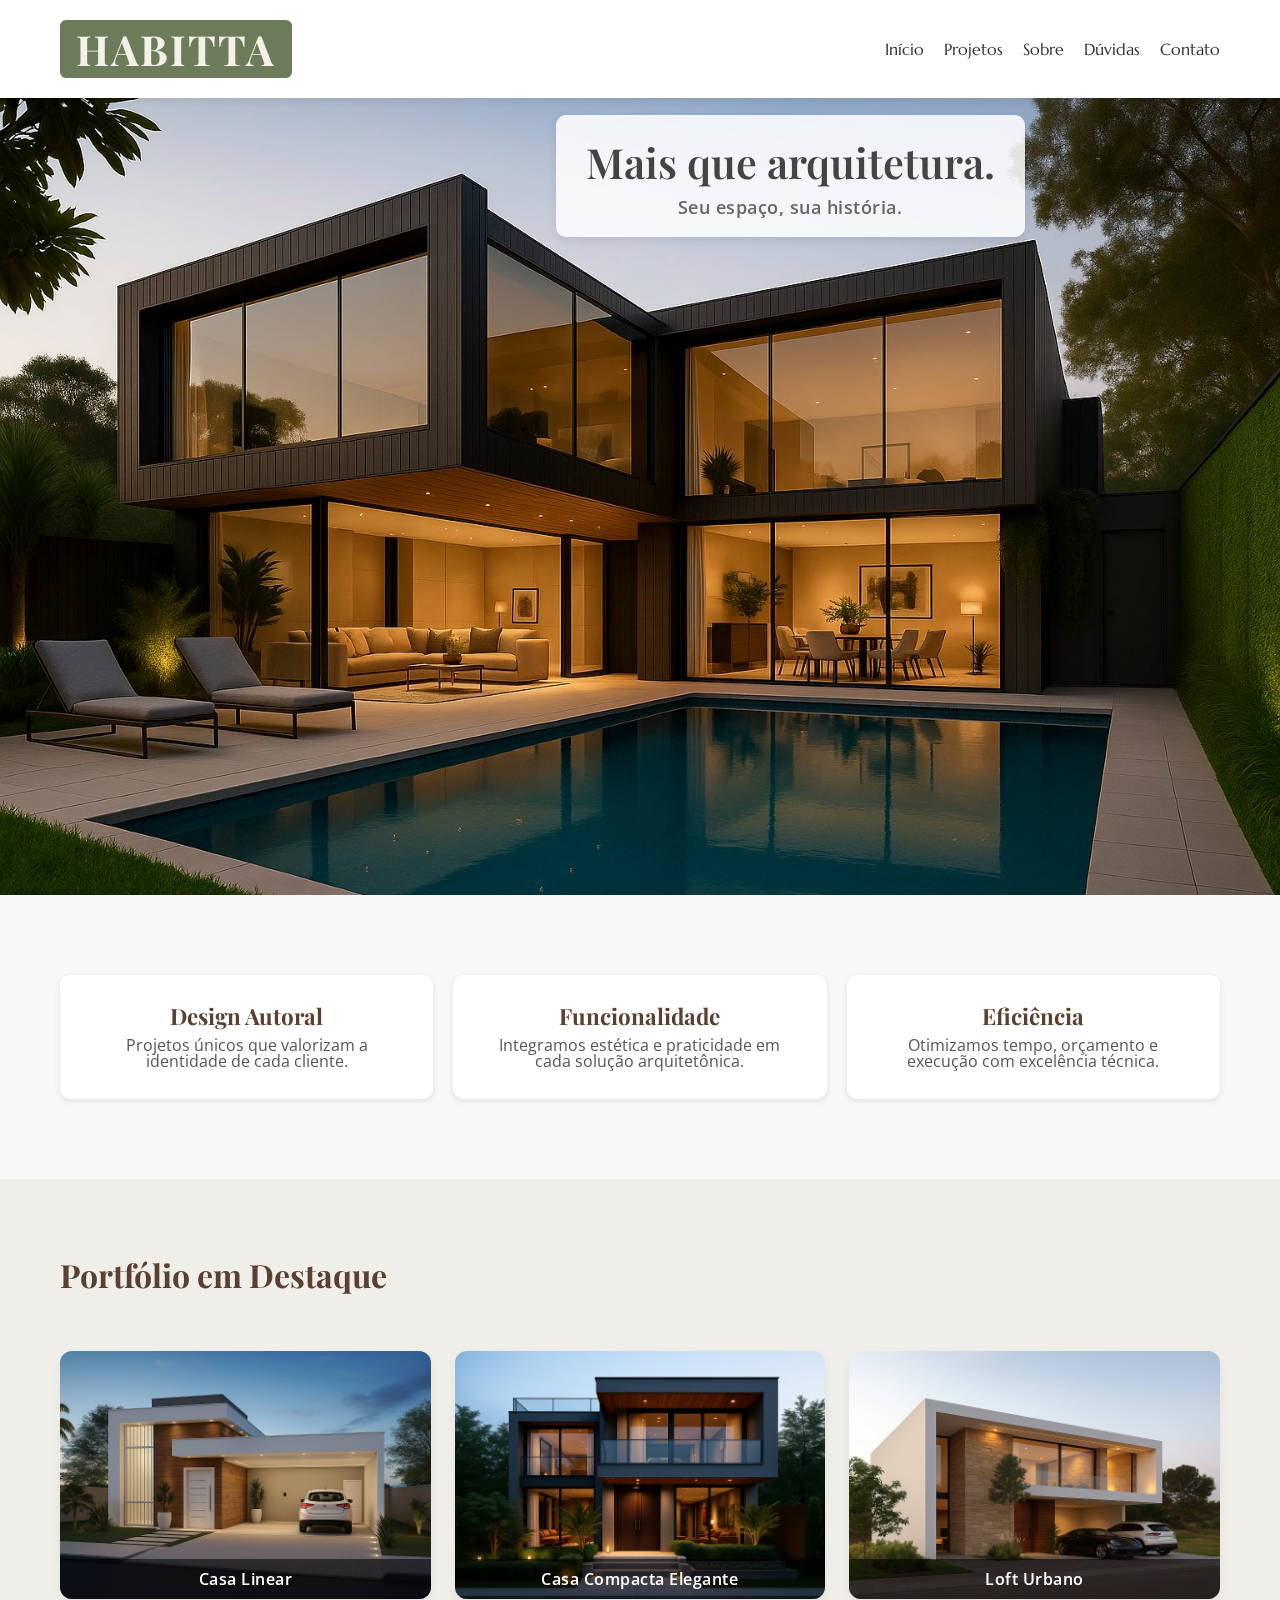
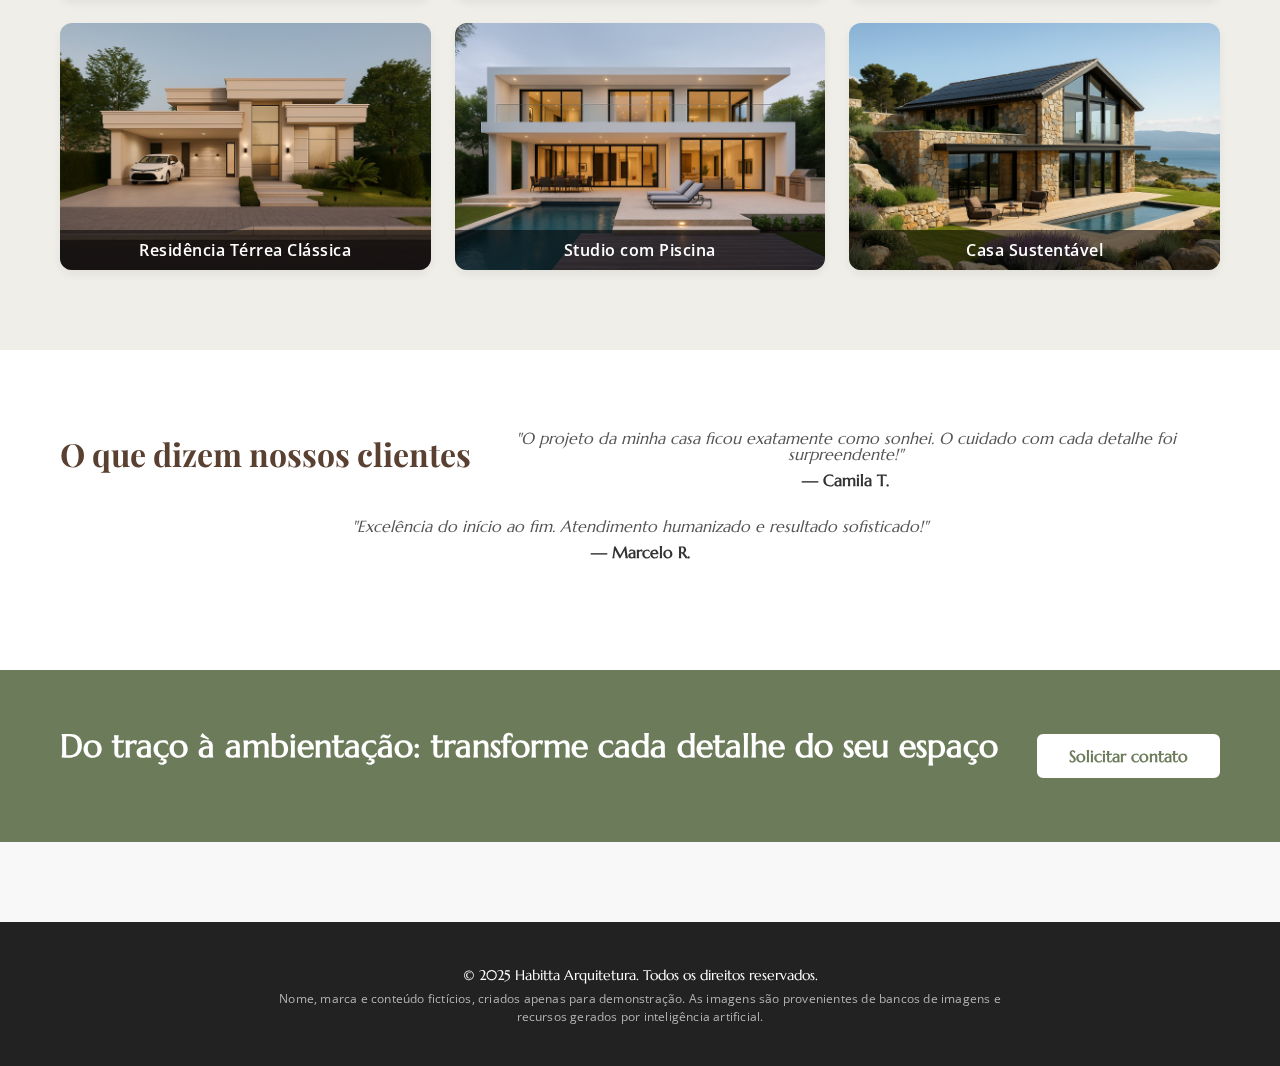
<file: index.html>
<!DOCTYPE html><html lang="pt-BR"><head><meta charset="UTF-8"><meta name="viewport" content="width=device-width,initial-scale=1.0"><title>Habitta Arquitetura</title><meta name="description" content="Habitta Arquitetura - Projetos autorais, funcionais e eficientes para transformar seu espaço com estética e técnica."><meta name="keywords" content="Habitta Arquitetura, projetos de arquitetura, design autoral, arquitetura residencial, arquitetura comercial"><meta name="author" content="Habitta Arquitetura"><meta property="og:title" content="Habitta Arquitetura"><meta property="og:description" content="Projetos autorais, funcionais e eficientes para transformar seu espaço com estética e técnica."><meta property="og:image" content="https://seudominio.com/imagem/banner-home.jpg"><meta property="og:url" content="https://seudominio.com/home.html"><meta property="og:type" content="website"><meta name="twitter:card" content="summary_large_image"><meta name="twitter:title" content="Habitta Arquitetura"><meta name="twitter:description" content="Projetos autorais, funcionais e eficientes para transformar seu espaço com estética e técnica."><meta name="twitter:image" content="https://seudominio.com/imagem/banner-home.jpg"><link rel="icon" type="image/x-icon" href="imagem/favicon.ico"><link rel="stylesheet" href="css/style.css"></head><body><header><div class="container"><h1 class="logo">HABITTA</h1><div class="menu-toggle" id="menu-toggle"><span></span><span></span><span></span></div><nav class="menu"><a href="index.html">Início</a><a href="projetos.html">Projetos</a><a href="sobre.html">Sobre</a><a href="duvidas.html">Dúvidas</a><a href="contato.html">Contato</a></nav></div></header><section class="hero"><div class="overlay"><div class="hero-texto"><h1>Mais que arquitetura.</h1><p>Seu espaço, sua história.</p></div></div></section><section class="diferenciais container"><div class="card"><h3>Design Autoral</h3><p>Projetos únicos que valorizam a identidade de cada cliente.</p></div><div class="card"><h3>Funcionalidade</h3><p>Integramos estética e praticidade em cada solução arquitetônica.</p></div><div class="card"><h3>Eficiência</h3><p>Otimizamos tempo, orçamento e execução com excelência técnica.</p></div></section><section class="galeria"><div class="container"><h2 class="secao-titulo">Portfólio em Destaque</h2><div class="grid-galeria"><div class="galeria-item"><img src="imagem/casa-linear.jpg" alt="Casa Linear"><div class="legenda">Casa Linear</div></div><div class="galeria-item"><img src="imagem/casa-compacta-elegante.jpg" alt="Casa Compacta Elegante"><div class="legenda">Casa Compacta Elegante</div></div><div class="galeria-item"><img src="imagem/loft-urbano.jpg" alt="Loft Urbano"><div class="legenda">Loft Urbano</div></div><div class="galeria-item"><img src="imagem/residencia-terrea-classica.jpg" alt="Residência Térrea Clássica"><div class="legenda">Residência Térrea Clássica</div></div><div class="galeria-item"><img src="imagem/studio-com-piscina.jpg" alt="Studio com Piscina"><div class="legenda">Studio com Piscina</div></div><div class="galeria-item"><img src="imagem/casa-sustentavel.jpg" alt="Casa Sustentável"><div class="legenda">Casa Sustentável</div></div></div></div></section><section class="depoimentos"><div class="container"><h2 class="secao-titulo">O que dizem nossos clientes</h2><div class="depoimento"><p>"O projeto da minha casa ficou exatamente como sonhei. O cuidado com cada detalhe foi surpreendente!"</p><span>— Camila T.</span></div><div class="depoimento"><p>"Excelência do início ao fim. Atendimento humanizado e resultado sofisticado!"</p><span>— Marcelo R.</span></div></div></section><section class="chamada-final"><div class="container"><h2>Do traço à ambientação: transforme cada detalhe do seu espaço</h2><a href="contato.html" class="botao">Solicitar contato</a></div></section><footer><p>&copy; 2025 Habitta Arquitetura. Todos os direitos reservados.</p><p class="footer-disclaimer">Nome, marca e conteúdo fictícios, criados apenas para demonstração. As imagens são provenientes de bancos de imagens e recursos gerados por inteligência artificial.</p></footer><script src="js/script.js"></script></body></html>
</file>
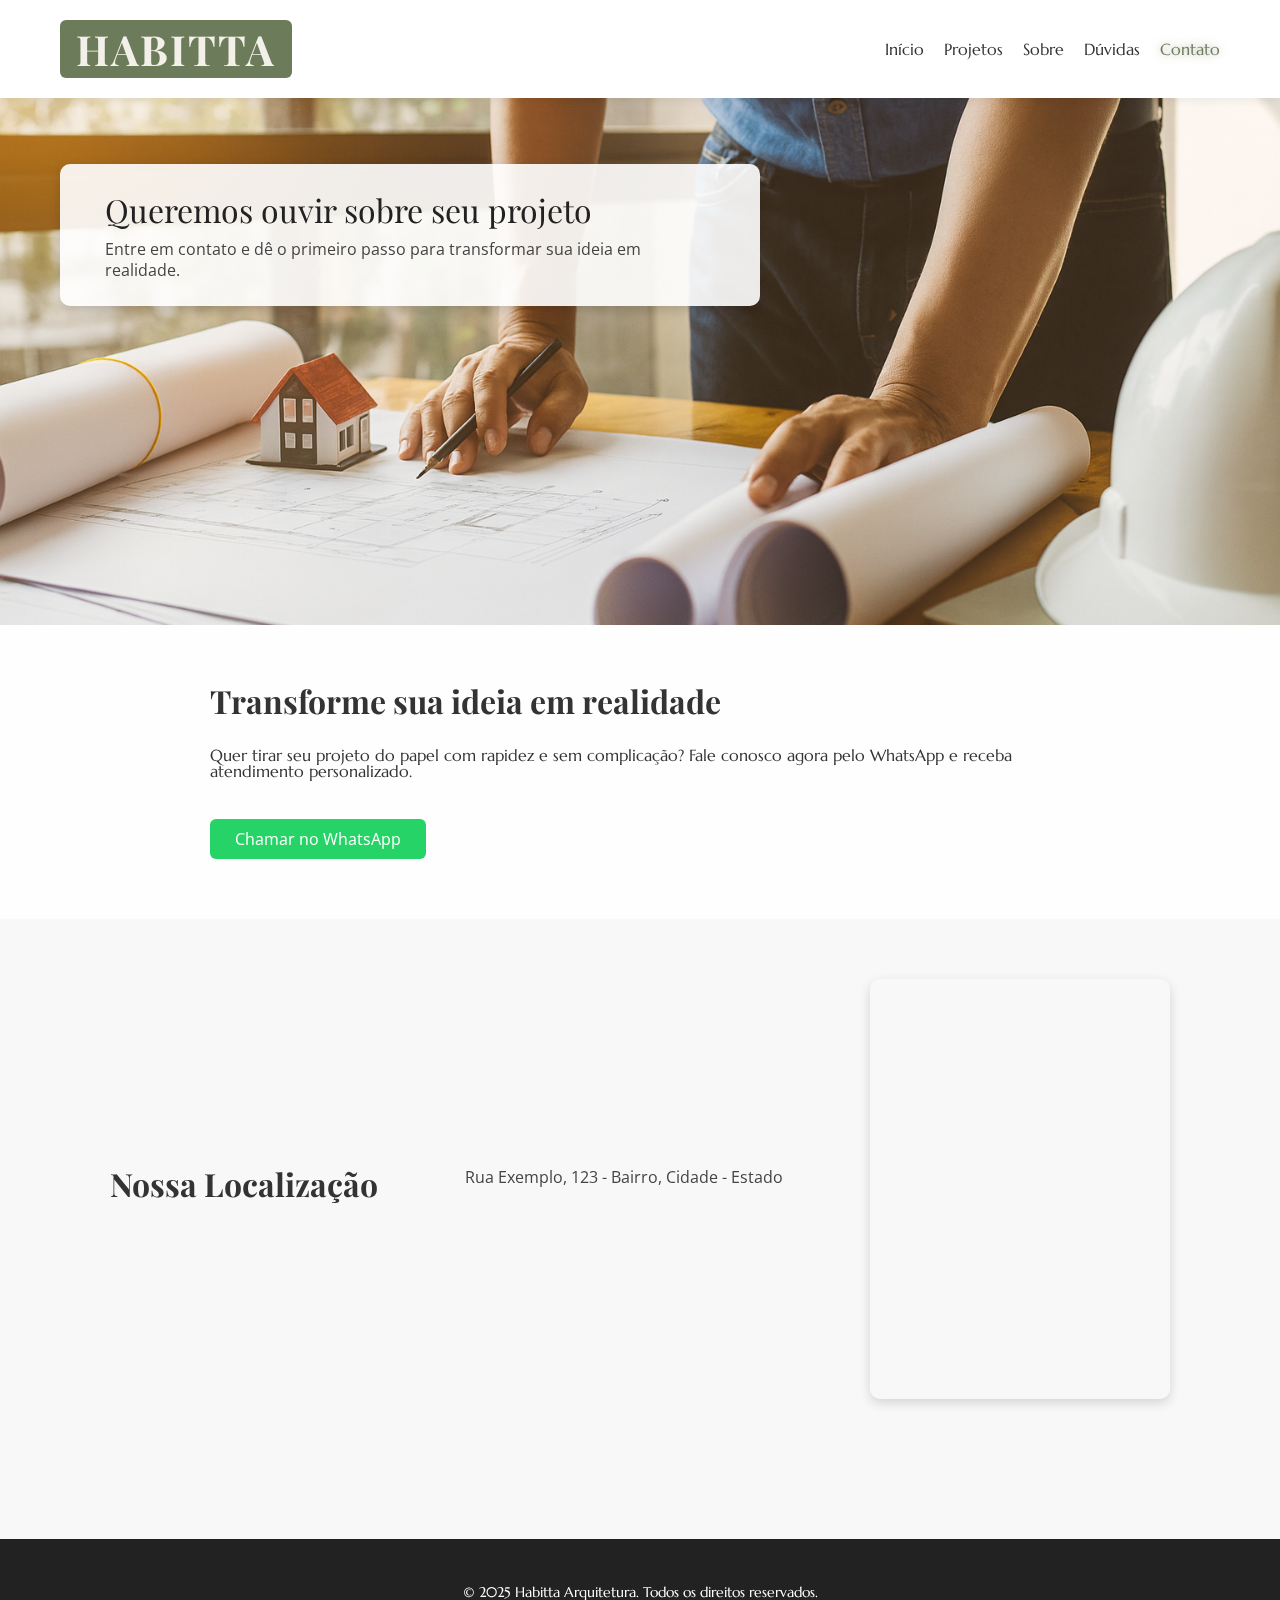
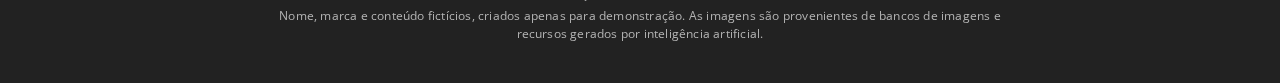
<file: contato.html>
<!DOCTYPE html><html lang="pt-BR"><head><meta charset="UTF-8"/><meta name="viewport" content="width=device-width,initial-scale=1.0"/><title>Contato | Habitta</title><meta name="description" content="Entre em contato com a Habitta Arquitetura e transforme sua ideia em realidade. Atendimento rápido e personalizado."><meta name="keywords" content="contato habitta, arquitetura, interiores, design, projeto personalizado"><meta name="author" content="Habitta Arquitetura"><meta property="og:title" content="Contato | Habitta Arquitetura"><meta property="og:description" content="Entre em contato com a Habitta Arquitetura e transforme sua ideia em realidade. Atendimento rápido e personalizado."><meta property="og:image" content="https://seudominio.com/imagem/banner-contato.jpg"><meta property="og:url" content="https://seudominio.com/contato.html"><meta property="og:type" content="website"><meta name="twitter:card" content="summary_large_image"><meta name="twitter:title" content="Contato | Habitta Arquitetura"><meta name="twitter:description" content="Entre em contato com a Habitta Arquitetura e transforme sua ideia em realidade. Atendimento rápido e personalizado."><meta name="twitter:image" content="https://seudominio.com/imagem/banner-contato.jpg"><link rel="icon" type="image/x-icon" href="imagem/favicon.ico"><link rel="stylesheet" href="css/style.css"/><link rel="stylesheet" href="css/contato.css"/></head><body><header><div class="container"><h1 class="logo">HABITTA</h1><nav class="menu"><a href="index.html">Início</a><a href="projetos.html">Projetos</a><a href="sobre.html">Sobre</a><a href="duvidas.html">Dúvidas</a><a href="contato.html" class="ativo">Contato</a></nav><div class="menu-toggle" id="menu-toggle"><span></span><span></span><span></span></div></div></header><section class="banner-contato"><div class="overlay"><h1>Queremos ouvir sobre seu projeto</h1><p>Entre em contato e dê o primeiro passo para transformar sua ideia em realidade.</p></div></section><section class="formulario"><div class="container"><h2 class="secao-titulo">Transforme sua ideia em realidade</h2><p>Quer tirar seu projeto do papel com rapidez e sem complicação? Fale conosco agora pelo WhatsApp e receba atendimento personalizado.</p><div class="contato-whatsapp"><a href="https://wa.me/5599999999999" target="_blank" rel="noopener" class="botao-whatsapp">Chamar no WhatsApp</a></div></div></section><section class="localizacao"><div class="container"><h2 class="secao-titulo">Nossa Localização</h2><p>Rua Exemplo, 123 - Bairro, Cidade - Estado</p><div class="mapa"><iframe src="https://www.google.com/maps/embed?pb=..." width="100%" height="350" style="border:0;" allowfullscreen="" loading="lazy" referrerpolicy="no-referrer-when-downgrade"></iframe></div></div></section><footer><p>&copy; 2025 Habitta Arquitetura. Todos os direitos reservados.</p><p class="footer-disclaimer">Nome, marca e conteúdo fictícios, criados apenas para demonstração. As imagens são provenientes de bancos de imagens e recursos gerados por inteligência artificial.</p></footer><script src="js/script.js"></script></body></html>
</file>
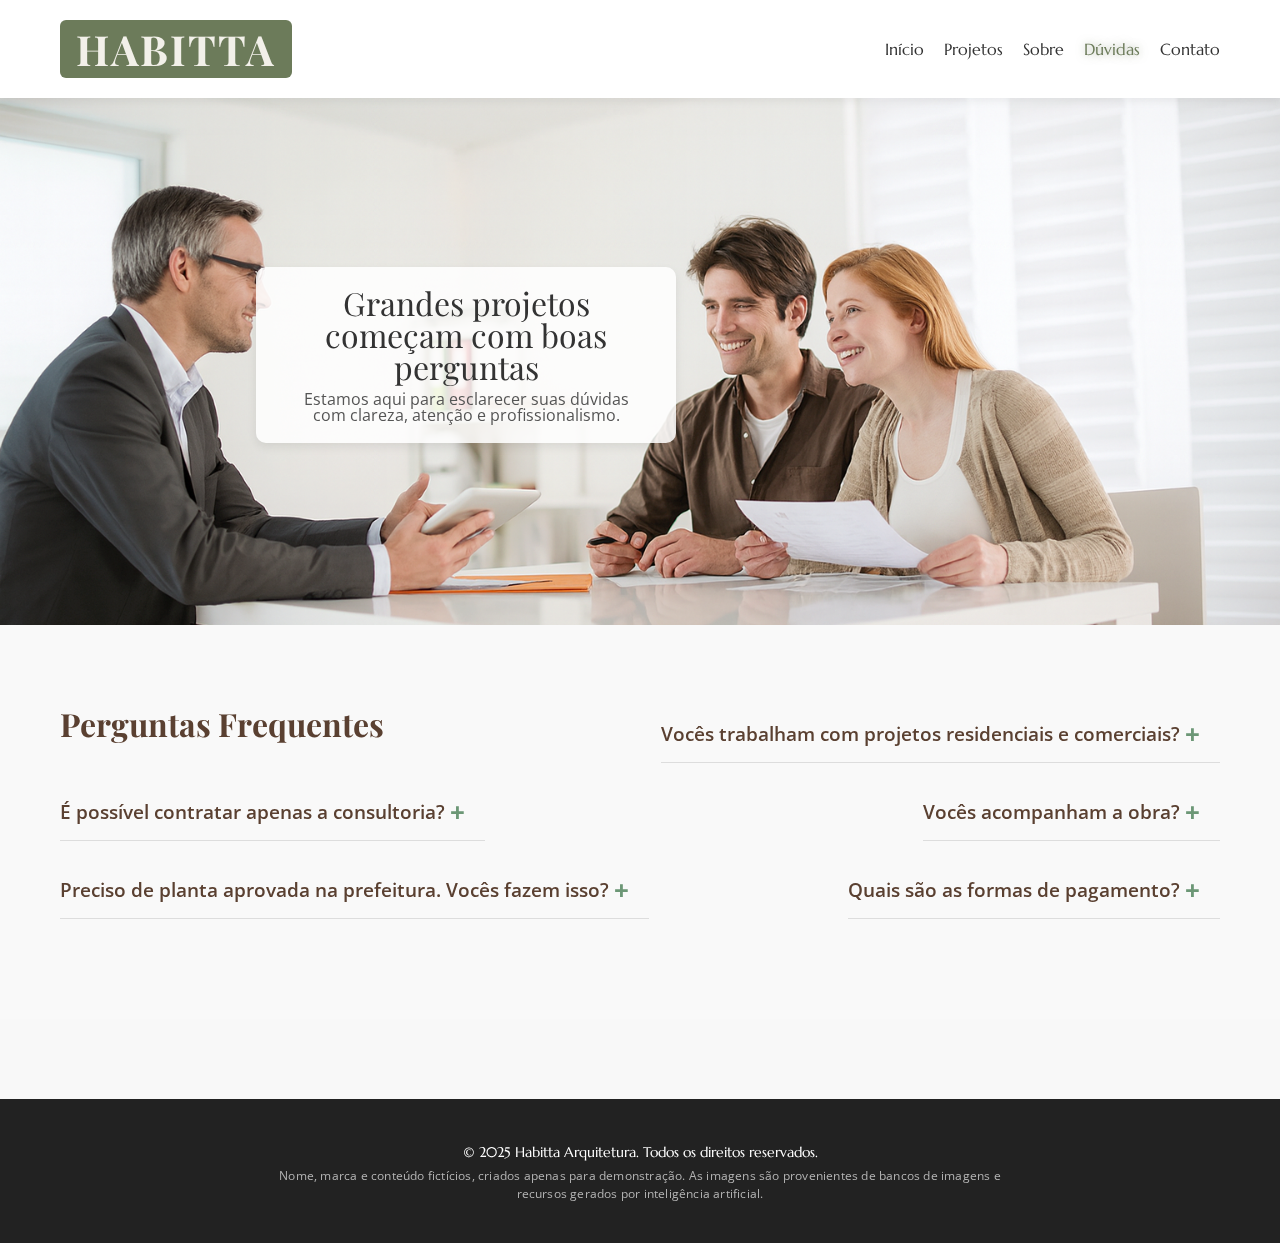
<file: duvidas.html>
<!DOCTYPE html><html lang="pt-BR"><head><meta charset="UTF-8"/><meta name="viewport" content="width=device-width,initial-scale=1.0"/><title>Dúvidas | Habitta</title><meta name="description" content="Esclareça suas dúvidas sobre os serviços da Habitta Arquitetura. Perguntas frequentes sobre projetos, consultoria, obras e formas de pagamento."><meta name="keywords" content="dúvidas habitta, FAQ arquitetura, consultoria, obras, pagamento, projetos residenciais, projetos comerciais"><meta name="author" content="Habitta Arquitetura"><meta property="og:title" content="Dúvidas | Habitta Arquitetura"><meta property="og:description" content="Esclareça suas dúvidas sobre os serviços da Habitta Arquitetura. Perguntas frequentes sobre projetos, consultoria, obras e formas de pagamento."><meta property="og:image" content="https://seudominio.com/imagem/banner-duvidas.jpg"><meta property="og:url" content="https://seudominio.com/duvidas.html"><meta property="og:type" content="website"><meta name="twitter:card" content="summary_large_image"><meta name="twitter:title" content="Dúvidas | Habitta Arquitetura"><meta name="twitter:description" content="Esclareça suas dúvidas sobre os serviços da Habitta Arquitetura. Perguntas frequentes sobre projetos, consultoria, obras e formas de pagamento."><meta name="twitter:image" content="https://seudominio.com/imagem/banner-duvidas.jpg"><link rel="icon" type="image/x-icon" href="imagem/favicon.ico"><link rel="stylesheet" href="css/style.css"/><link rel="stylesheet" href="css/duvidas.css"/></head><body><header><div class="container"><h1 class="logo">HABITTA</h1><nav class="menu"><a href="index.html">Início</a><a href="projetos.html">Projetos</a><a href="sobre.html">Sobre</a><a href="duvidas.html" class="ativo">Dúvidas</a><a href="contato.html">Contato</a></nav><div class="menu-toggle" id="menu-toggle"><span></span><span></span><span></span></div></div></header><section class="banner-duvidas"><div class="overlay"><h1>Grandes projetos começam com boas perguntas</h1><p>Estamos aqui para esclarecer suas dúvidas com clareza, atenção e profissionalismo.</p></div></section><section class="faq"><div class="container"><h2 class="secao-titulo">Perguntas Frequentes</h2><div class="faq-item"><button class="faq-pergunta">Vocês trabalham com projetos residenciais e comerciais?</button><div class="faq-resposta"><p>Sim! Desenvolvemos projetos arquitetônicos para residências, comércios e espaços corporativos, sempre adaptando às necessidades de cada cliente.</p></div></div><div class="faq-item"><button class="faq-pergunta">É possível contratar apenas a consultoria?</button><div class="faq-resposta"><p>Claro! Oferecemos consultorias presenciais ou online para orientar decisões de layout, materiais e aproveitamento de espaços.</p></div></div><div class="faq-item"><button class="faq-pergunta">Vocês acompanham a obra?</button><div class="faq-resposta"><p>Sim, temos a opção de acompanhamento técnico da obra, garantindo que o projeto seja executado conforme o planejado.</p></div></div><div class="faq-item"><button class="faq-pergunta">Preciso de planta aprovada na prefeitura. Vocês fazem isso?</button><div class="faq-resposta"><p>Sim, realizamos projetos legais com toda a documentação exigida para aprovação na prefeitura do seu município.</p></div></div><div class="faq-item"><button class="faq-pergunta">Quais são as formas de pagamento?</button><div class="faq-resposta"><p>Trabalhamos com pagamentos parcelados via Pix ou transferência bancária. Os valores são ajustados conforme escopo do projeto.</p></div></div></div></section><footer><p>&copy; 2025 Habitta Arquitetura. Todos os direitos reservados.</p><p class="footer-disclaimer">Nome, marca e conteúdo fictícios, criados apenas para demonstração. As imagens são provenientes de bancos de imagens e recursos gerados por inteligência artificial.</p></footer><script src="js/script.js"></script></body></html>
</file>
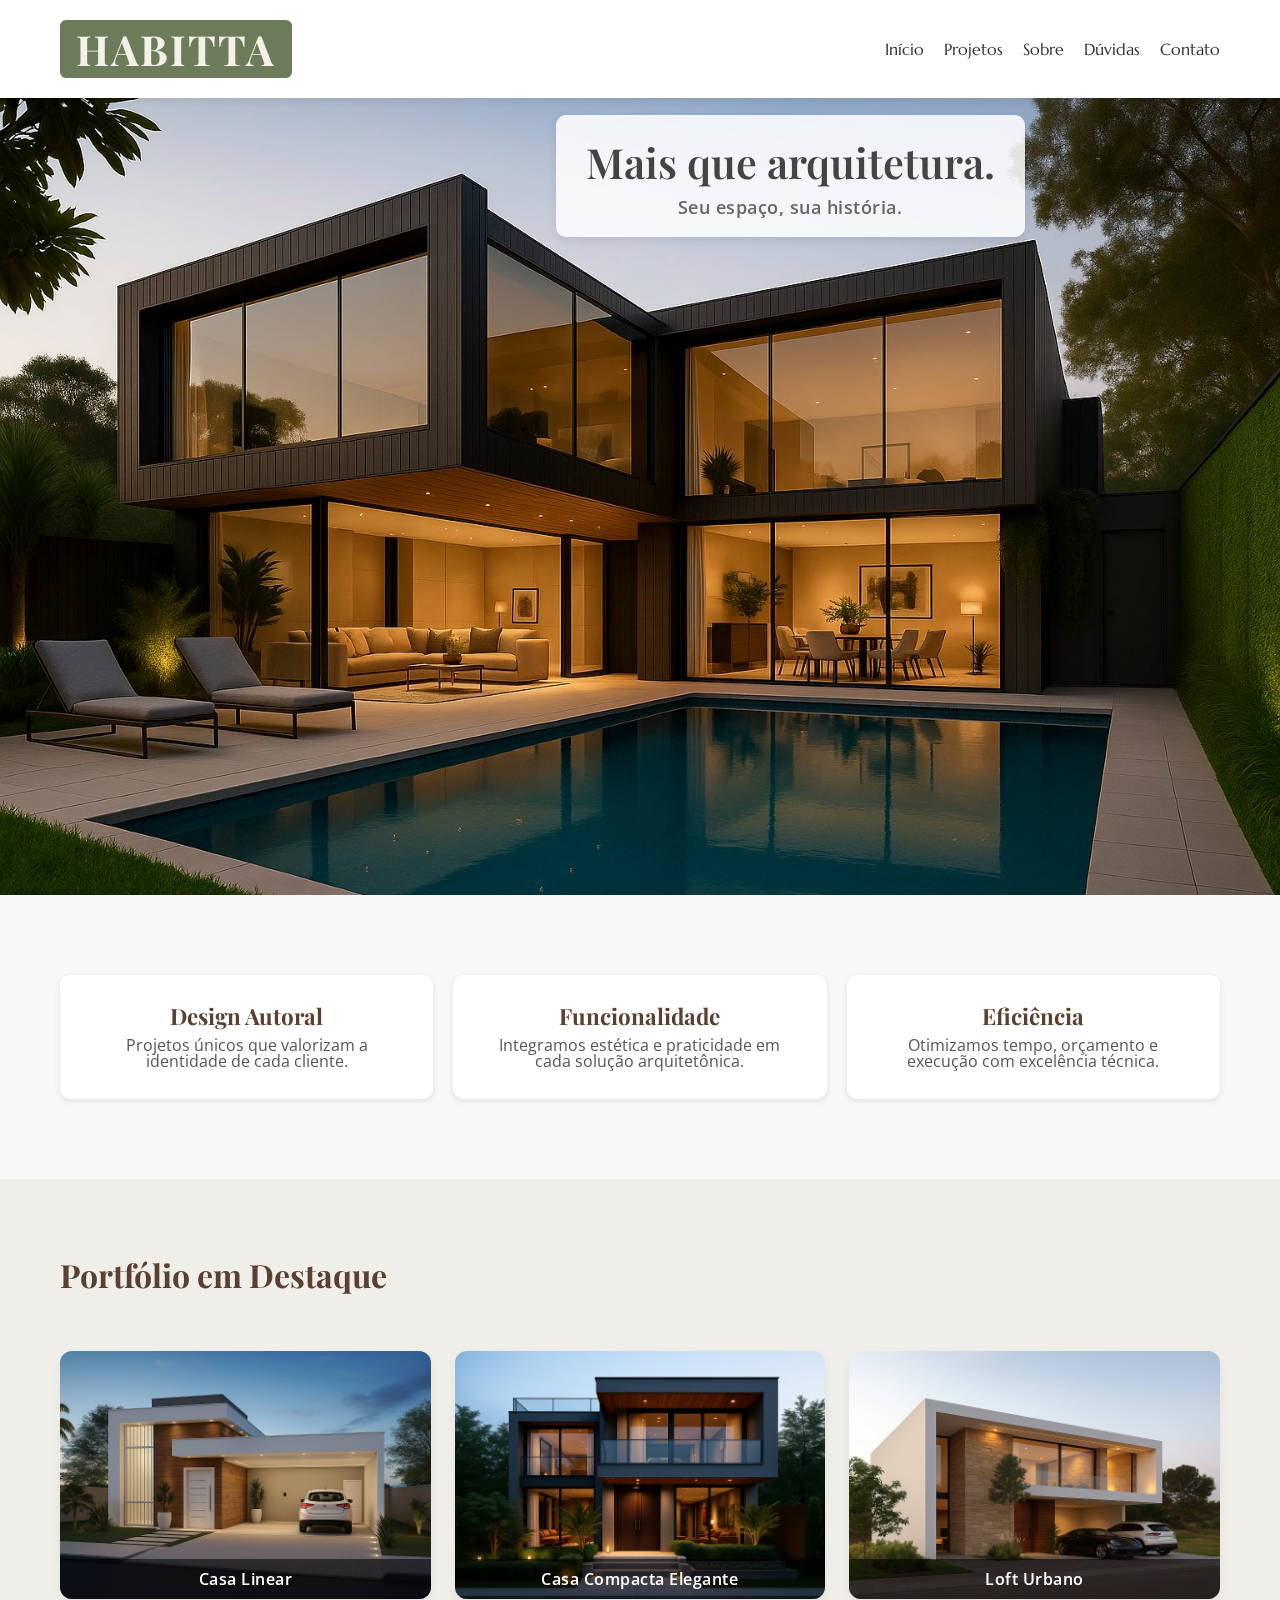
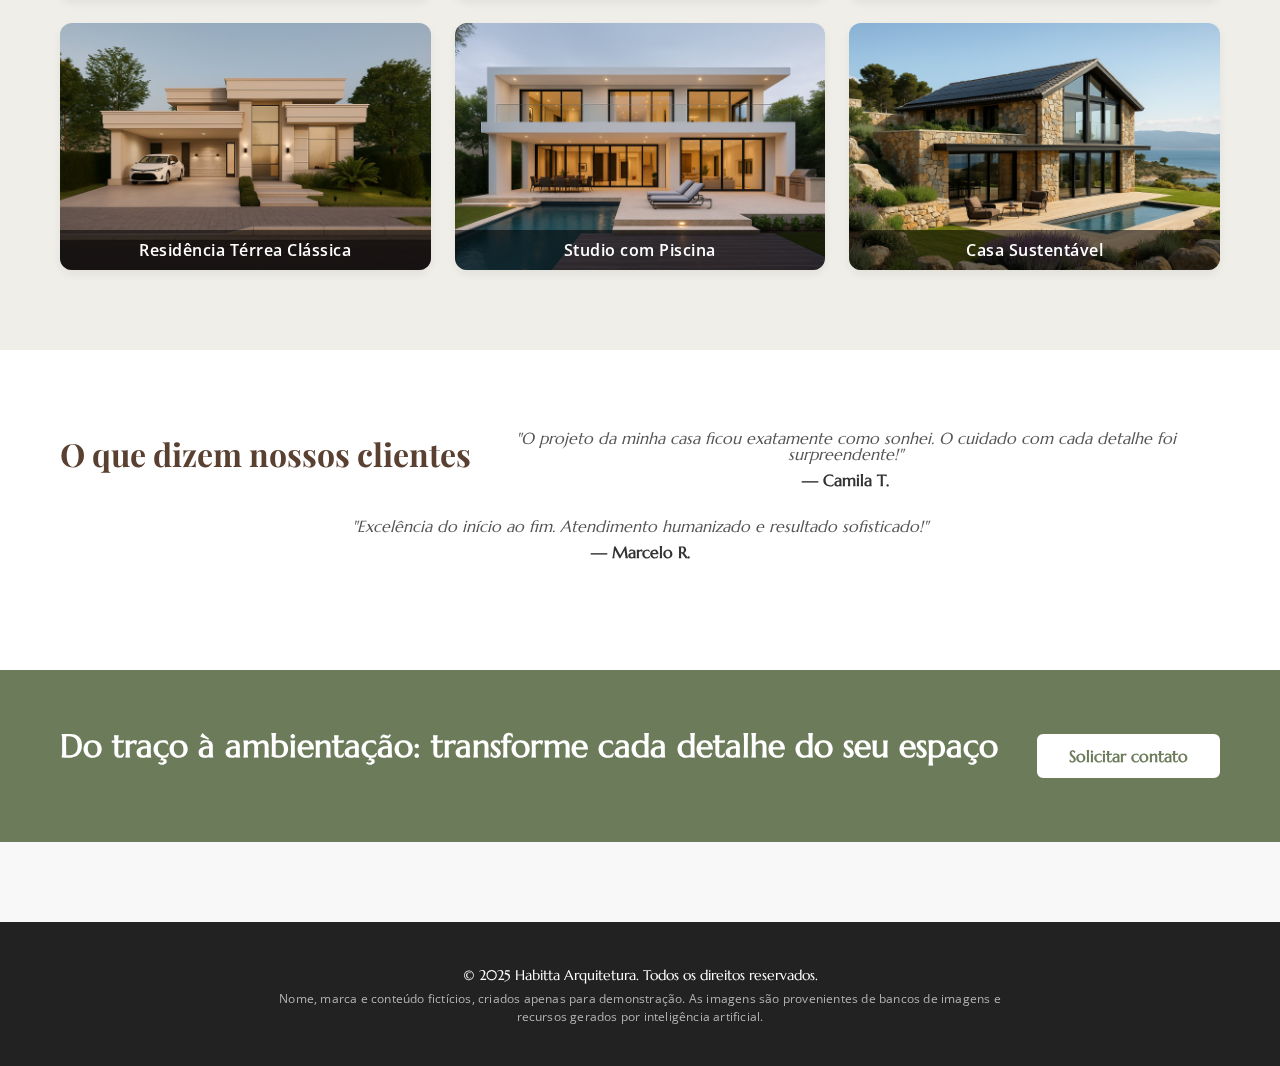
<file: home.html>
<!DOCTYPE html><html lang="pt-BR"><head><meta charset="UTF-8"><meta name="viewport" content="width=device-width,initial-scale=1.0"><title>Habitta Arquitetura</title><meta name="description" content="Habitta Arquitetura - Projetos autorais, funcionais e eficientes para transformar seu espaço com estética e técnica."><meta name="keywords" content="Habitta Arquitetura, projetos de arquitetura, design autoral, arquitetura residencial, arquitetura comercial"><meta name="author" content="Habitta Arquitetura"><meta property="og:title" content="Habitta Arquitetura"><meta property="og:description" content="Projetos autorais, funcionais e eficientes para transformar seu espaço com estética e técnica."><meta property="og:image" content="https://seudominio.com/imagem/banner-home.jpg"><meta property="og:url" content="https://seudominio.com/home.html"><meta property="og:type" content="website"><meta name="twitter:card" content="summary_large_image"><meta name="twitter:title" content="Habitta Arquitetura"><meta name="twitter:description" content="Projetos autorais, funcionais e eficientes para transformar seu espaço com estética e técnica."><meta name="twitter:image" content="https://seudominio.com/imagem/banner-home.jpg"><link rel="icon" type="image/x-icon" href="imagem/favicon.ico"><link rel="stylesheet" href="css/style.css"></head><body><header><div class="container"><h1 class="logo">HABITTA</h1><div class="menu-toggle" id="menu-toggle"><span></span><span></span><span></span></div><nav class="menu"><a href="home.html">Início</a><a href="projetos.html">Projetos</a><a href="sobre.html">Sobre</a><a href="duvidas.html">Dúvidas</a><a href="contato.html">Contato</a></nav></div></header><section class="hero"><div class="overlay"><div class="hero-texto"><h1>Mais que arquitetura.</h1><p>Seu espaço, sua história.</p></div></div></section><section class="diferenciais container"><div class="card"><h3>Design Autoral</h3><p>Projetos únicos que valorizam a identidade de cada cliente.</p></div><div class="card"><h3>Funcionalidade</h3><p>Integramos estética e praticidade em cada solução arquitetônica.</p></div><div class="card"><h3>Eficiência</h3><p>Otimizamos tempo, orçamento e execução com excelência técnica.</p></div></section><section class="galeria"><div class="container"><h2 class="secao-titulo">Portfólio em Destaque</h2><div class="grid-galeria"><div class="galeria-item"><img src="imagem/casa-linear.jpg" alt="Casa Linear"><div class="legenda">Casa Linear</div></div><div class="galeria-item"><img src="imagem/casa-compacta-elegante.jpg" alt="Casa Compacta Elegante"><div class="legenda">Casa Compacta Elegante</div></div><div class="galeria-item"><img src="imagem/loft-urbano.jpg" alt="Loft Urbano"><div class="legenda">Loft Urbano</div></div><div class="galeria-item"><img src="imagem/residencia-terrea-classica.jpg" alt="Residência Térrea Clássica"><div class="legenda">Residência Térrea Clássica</div></div><div class="galeria-item"><img src="imagem/studio-com-piscina.jpg" alt="Studio com Piscina"><div class="legenda">Studio com Piscina</div></div><div class="galeria-item"><img src="imagem/casa-sustentavel.jpg" alt="Casa Sustentável"><div class="legenda">Casa Sustentável</div></div></div></div></section><section class="depoimentos"><div class="container"><h2 class="secao-titulo">O que dizem nossos clientes</h2><div class="depoimento"><p>"O projeto da minha casa ficou exatamente como sonhei. O cuidado com cada detalhe foi surpreendente!"</p><span>— Camila T.</span></div><div class="depoimento"><p>"Excelência do início ao fim. Atendimento humanizado e resultado sofisticado!"</p><span>— Marcelo R.</span></div></div></section><section class="chamada-final"><div class="container"><h2>Do traço à ambientação: transforme cada detalhe do seu espaço</h2><a href="contato.html" class="botao">Solicitar contato</a></div></section><footer><p>&copy; 2025 Habitta Arquitetura. Todos os direitos reservados.</p><p class="footer-disclaimer">Nome, marca e conteúdo fictícios, criados apenas para demonstração. As imagens são provenientes de bancos de imagens e recursos gerados por inteligência artificial.</p></footer><script src="js/script.js"></script></body></html>
</file>
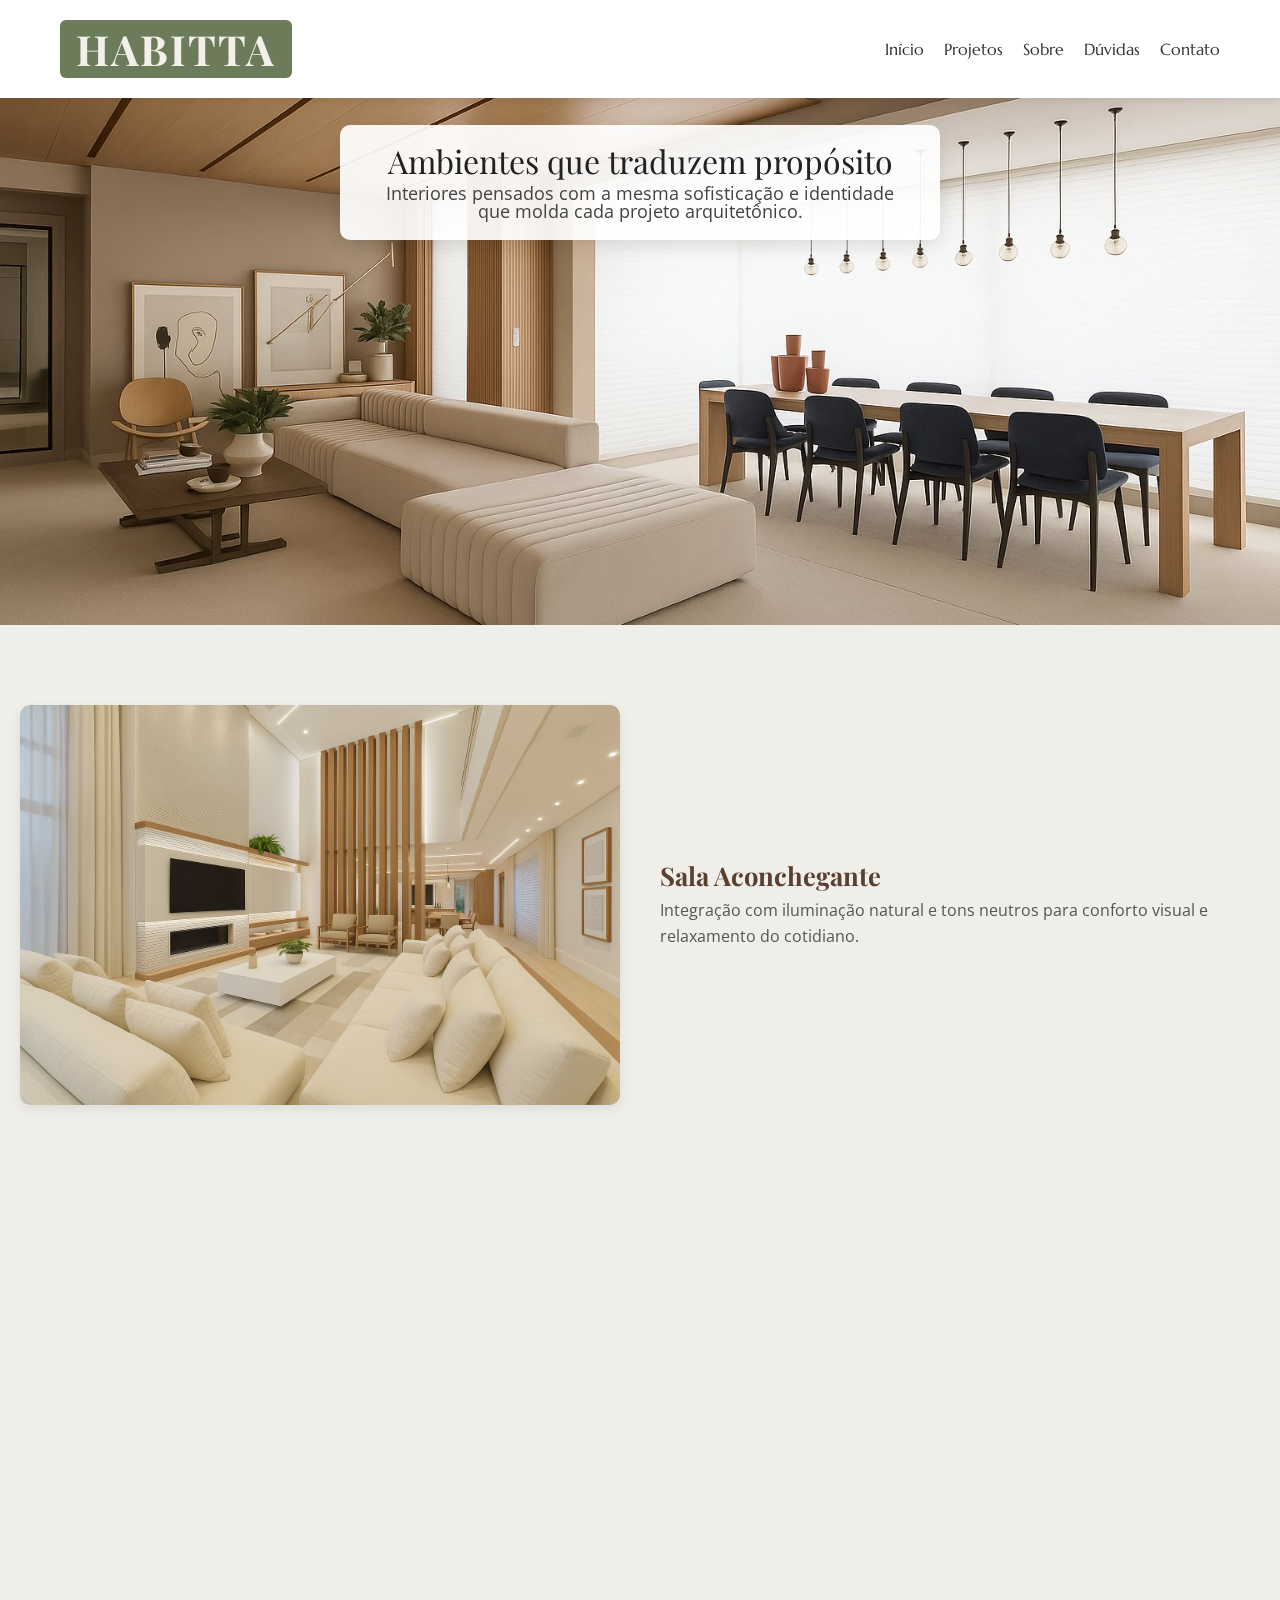
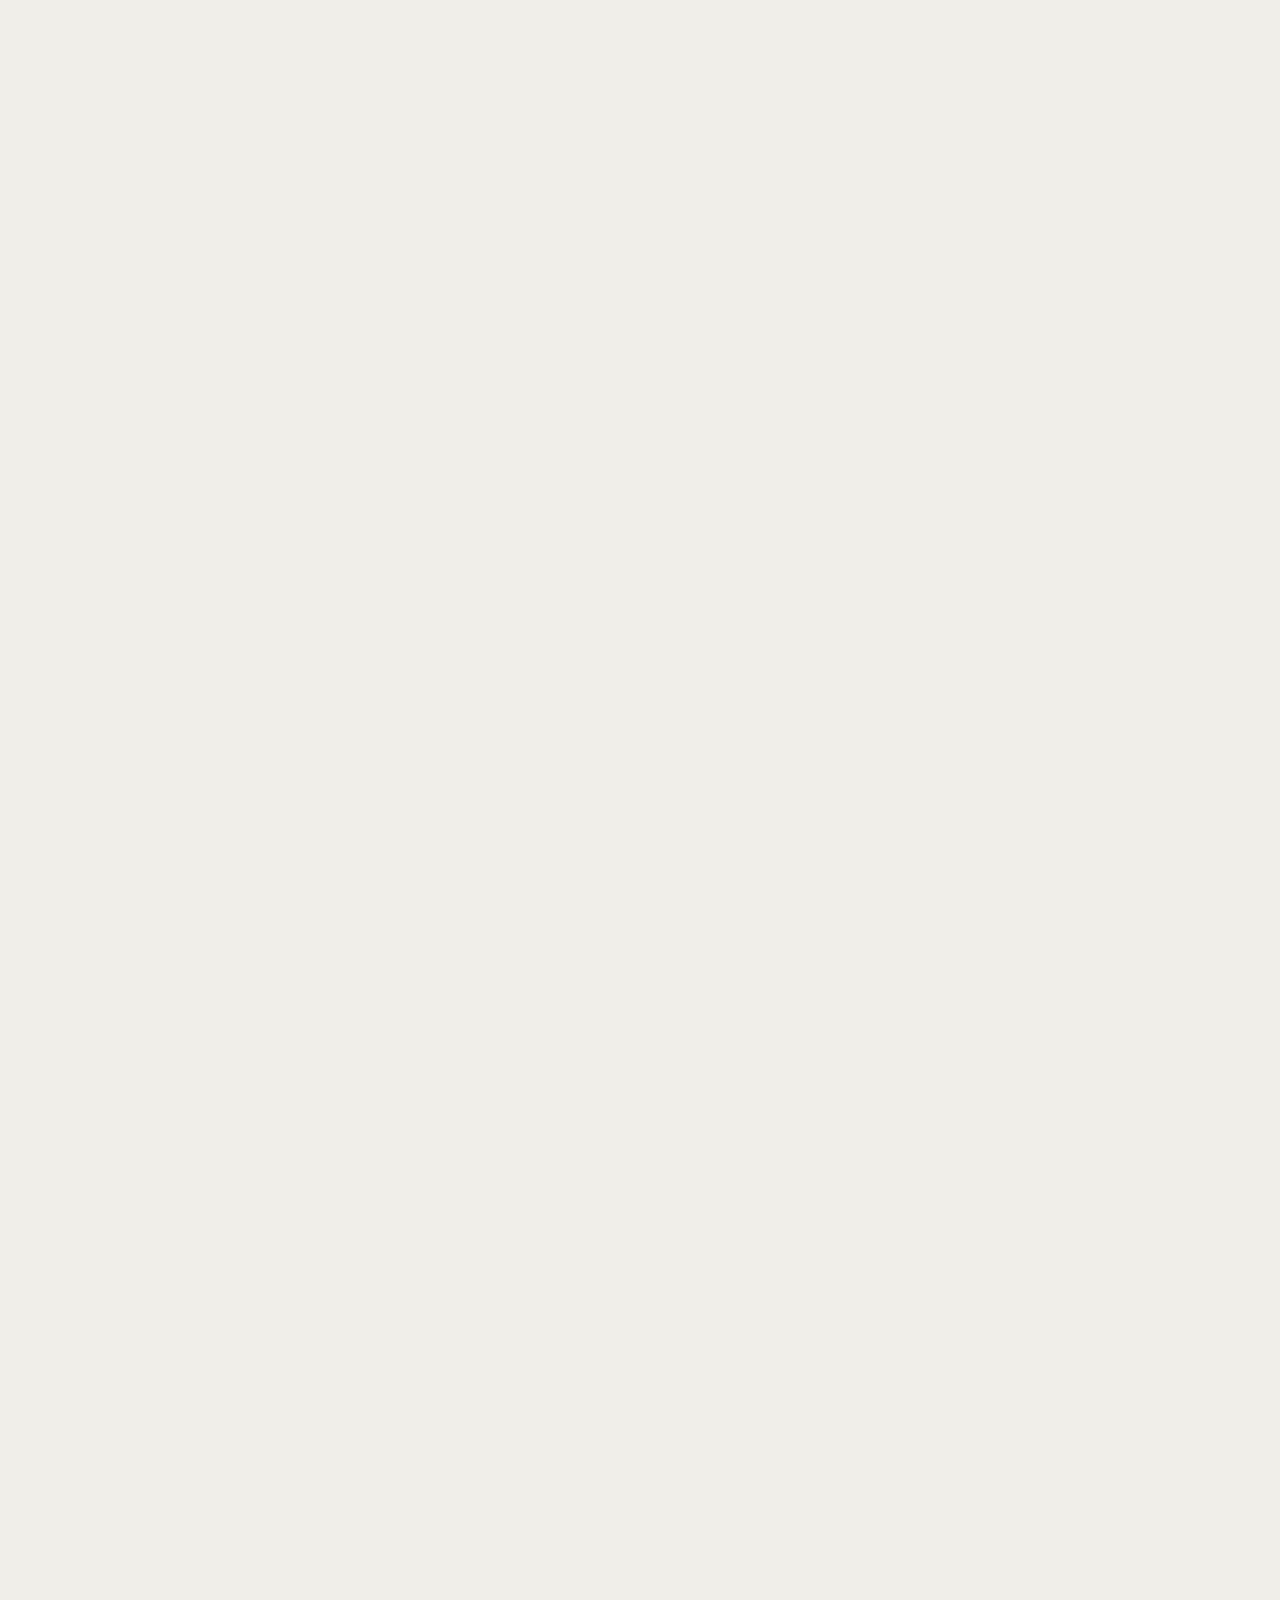
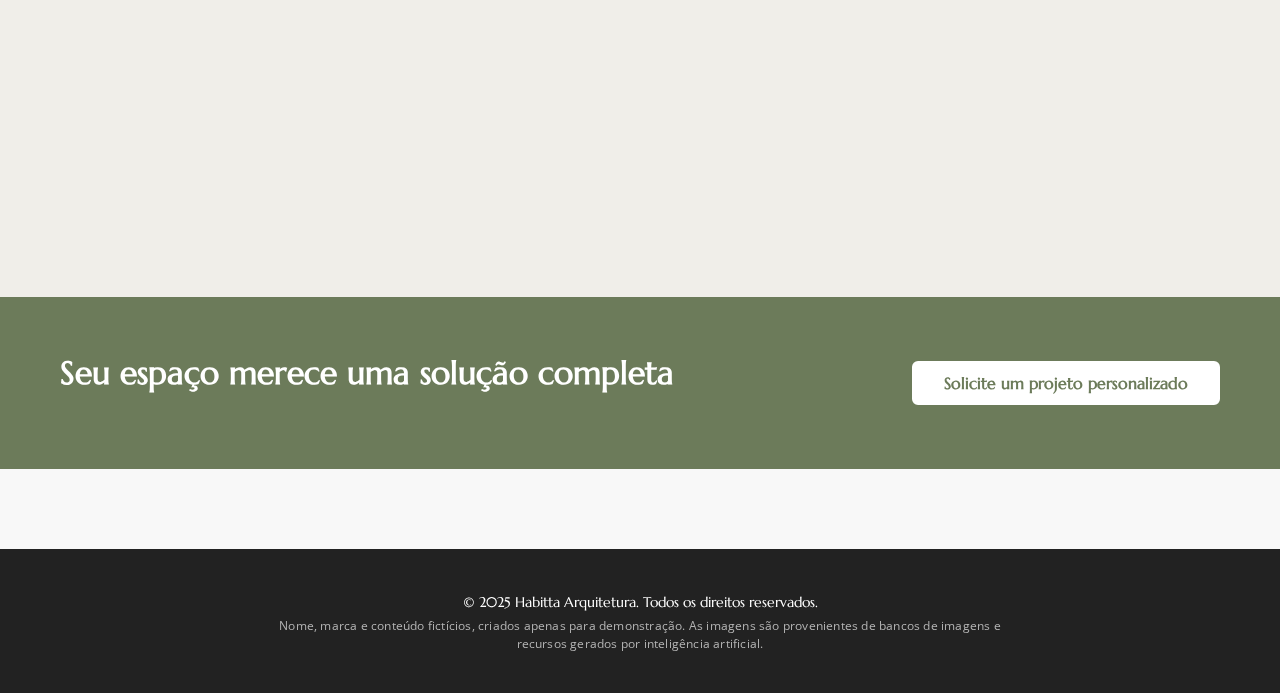
<file: projetos.html>
<!DOCTYPE html><html lang="pt-BR"><head><meta charset="UTF-8"><meta name="viewport" content="width=device-width,initial-scale=1.0"><title>Projetos | Habitta</title><link rel="icon" type="image/x-icon" href="imagem/favicon.ico"><link rel="stylesheet" href="css/style.css"><link rel="stylesheet" href="css/projetos.css"></head><body><header><div class="container"><h1 class="logo">HABITTA</h1><div class="menu-toggle" id="menu-toggle"><span></span><span></span><span></span></div><nav class="menu"><a href="home.html">Início</a><a href="projetos.html">Projetos</a><a href="sobre.html">Sobre</a><a href="duvidas.html">Dúvidas</a><a href="contato.html">Contato</a></nav></div></header><section class="banner-projetos"><div class="overlay"><h1>Ambientes que traduzem propósito</h1><p>Interiores pensados com a mesma sofisticação e identidade que molda cada projeto arquitetônico.</p></div></section><section class="interiores"><div class="bloco animar"><div class="imagem"><img src="imagem/interior-sala.jpg" alt="Sala Aconchegante"></div><div class="texto"><h3>Sala Aconchegante</h3><p>Integração com iluminação natural e tons neutros para conforto visual e relaxamento do cotidiano.</p></div></div><div class="bloco animar invertido"><div class="imagem"><img src="imagem/interior-cozinha.jpg" alt="Cozinha Contemporânea"></div><div class="texto"><h3>Cozinha Contemporânea</h3><p>Design funcional com marcenaria sob medida, iluminação embutida e fluidez no uso diário.</p></div></div><div class="bloco animar"><div class="imagem"><img src="imagem/interior-quarto.jpg" alt="Quarto Minimalista"></div><div class="texto"><h3>Quarto Minimalista</h3><p>Conforto e sofisticação com paleta suave, móveis limpos e ambientação acolhedora.</p></div></div><div class="bloco animar invertido"><div class="imagem"><img src="imagem/interior-banheiro.jpg" alt="Banheiro Spa"></div><div class="texto"><h3>Banheiro Spa</h3><p>Mármore nobre, iluminação indireta e design minimalista: um refúgio moderno para transformar sua rotina em puro bem-estar.</p></div></div><div class="bloco animar"><div class="imagem"><img src="imagem/interior-jantar.jpg" alt="Sala de Jantar Elegante"></div><div class="texto"><h3>Sala de Jantar Elegante</h3><p>Integração com a cozinha e atmosfera refinada para momentos memoráveis à mesa.</p></div></div><div class="bloco animar invertido"><div class="imagem"><img src="imagem/interior-office.jpg" alt="Home Office Inspirador"></div><div class="texto"><h3>Home Office Inspirador</h3><p>Ambiente produtivo e elegante com equilíbrio entre praticidade e estilo.</p></div></div></section><section class="chamada-final"><div class="container"><h2>Seu espaço merece uma solução completa</h2><a href="contato.html" class="botao">Solicite um projeto personalizado</a></div></section><footer><p>&copy; 2025 Habitta Arquitetura. Todos os direitos reservados.</p><p class="footer-disclaimer">Nome, marca e conteúdo fictícios, criados apenas para demonstração. As imagens são provenientes de bancos de imagens e recursos gerados por inteligência artificial.</p></footer><script src="js/script.js"></script></body></html>
</file>
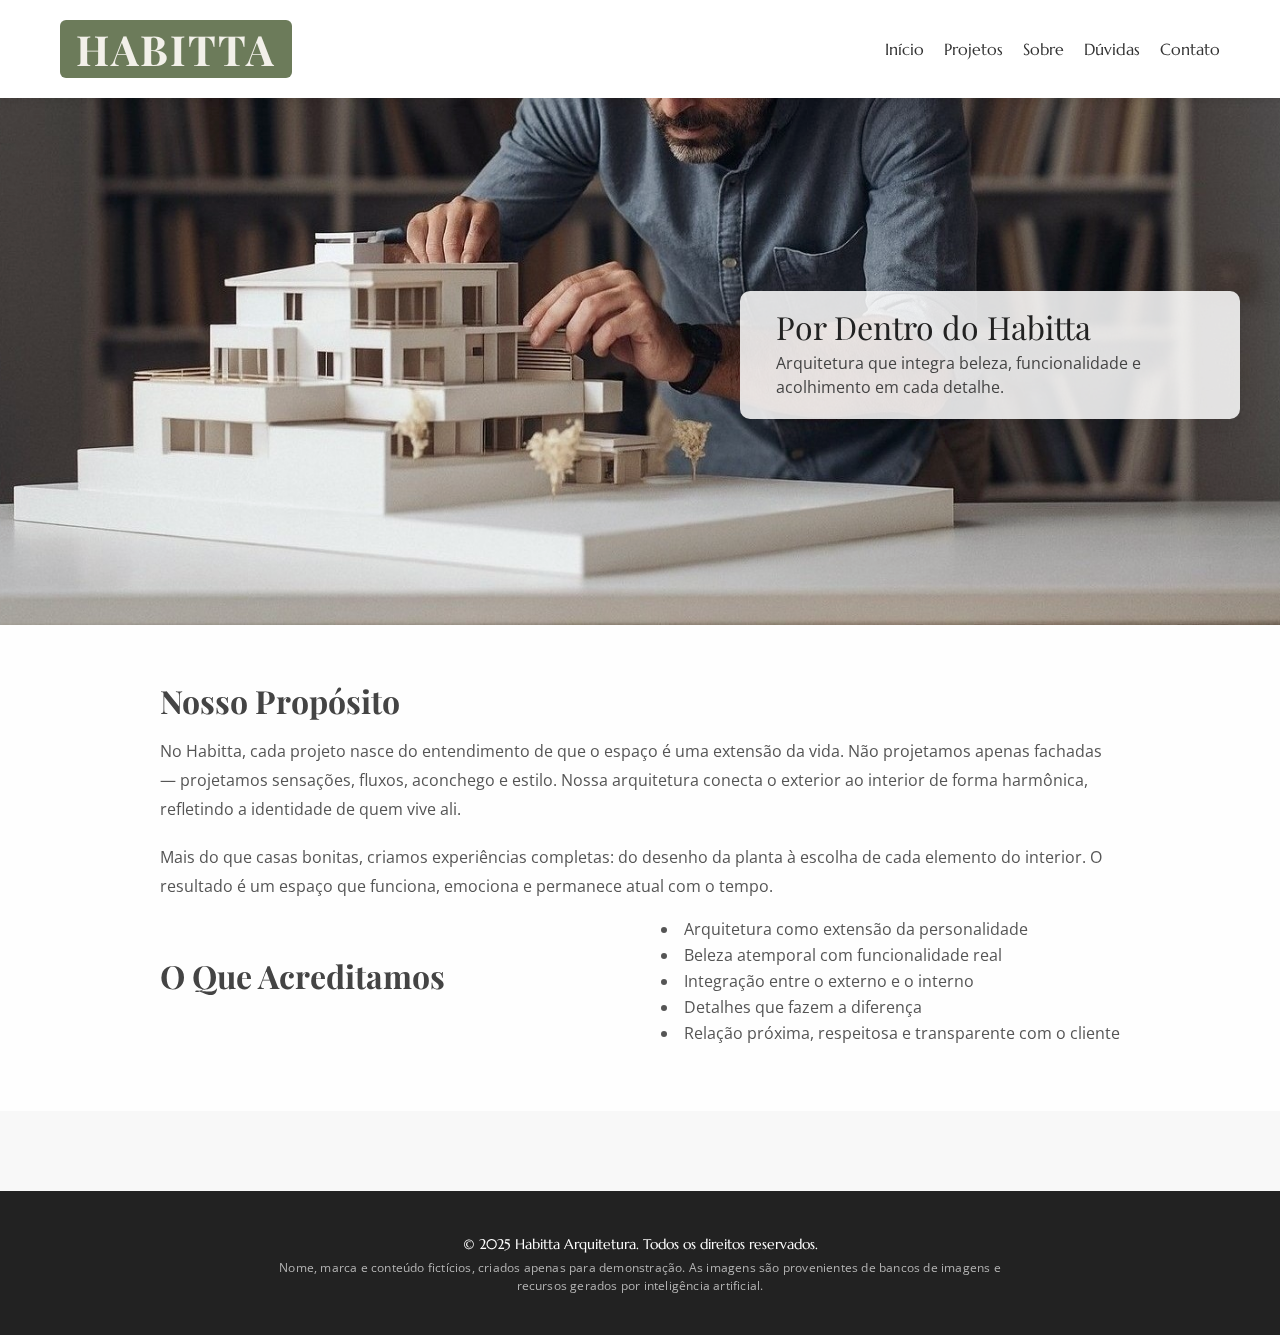
<file: sobre.html>
<!DOCTYPE html><html lang="pt-BR"><head><meta charset="UTF-8"><meta name="viewport" content="width=device-width,initial-scale=1.0"><title>Sobre | Habitta</title><link rel="icon" type="image/x-icon" href="imagem/favicon.ico"><link rel="stylesheet" href="css/style.css"><link rel="stylesheet" href="css/sobre.css"></head><body><header><div class="container"><h1 class="logo">HABITTA</h1><nav class="menu"><a href="home.html">Início</a><a href="projetos.html">Projetos</a><a href="sobre.html">Sobre</a><a href="duvidas.html">Dúvidas</a><a href="contato.html">Contato</a></nav><div class="menu-toggle" id="menu-toggle"><span></span><span></span><span></span></div></div></header><section class="banner-sobre"><div class="overlay"><h1>Por Dentro do Habitta</h1><p>Arquitetura que integra beleza, funcionalidade e acolhimento em cada detalhe.</p></div></section><section class="sobre-conteudo"><div class="container"><h2>Nosso Propósito</h2><p>No Habitta, cada projeto nasce do entendimento de que o espaço é uma extensão da vida. Não projetamos apenas fachadas — projetamos sensações, fluxos, aconchego e estilo. Nossa arquitetura conecta o exterior ao interior de forma harmônica, refletindo a identidade de quem vive ali.</p><p>Mais do que casas bonitas, criamos experiências completas: do desenho da planta à escolha de cada elemento do interior. O resultado é um espaço que funciona, emociona e permanece atual com o tempo.</p><h2>O Que Acreditamos</h2><ul><li>Arquitetura como extensão da personalidade</li><li>Beleza atemporal com funcionalidade real</li><li>Integração entre o externo e o interno</li><li>Detalhes que fazem a diferença</li><li>Relação próxima, respeitosa e transparente com o cliente</li></ul></div></section><footer><p>&copy; 2025 Habitta Arquitetura. Todos os direitos reservados.</p><p class="footer-disclaimer">Nome, marca e conteúdo fictícios, criados apenas para demonstração. As imagens são provenientes de bancos de imagens e recursos gerados por inteligência artificial.</p></footer><script src="js/script.js"></script></body></html>
</file>
<file: css/style.css>
@import url('https://fonts.googleapis.com/css2?family=Marcellus&display=swap');@import url('https://fonts.googleapis.com/css2?family=Playfair+Display:wght@700&family=Open+Sans:wght@400;600&display=swap');*,*::before,*::after{margin:0;padding:0;box-sizing:border-box}body{font-family:'Marcellus',serif;background-color:#f8f8f8;color:#333;line-height:1;padding-top:0;overflow-x:hidden}.container{max-width:1200px;margin:0 auto;padding:0 20px;display:flex;align-items:center;justify-content:space-between;flex-wrap:wrap}header{background-color:#fff;padding:20px 0;position:fixed;top:0;width:100%;box-shadow:0 4px 8px rgba(0,0,0,.05);z-index:1000}.logo{font-family:'Playfair Display',serif;font-size:2.6rem;font-weight:700;letter-spacing:2px;color:#f2f0e9;background-color:#6c7b5a;padding:8px 16px;border-radius:6px}.menu a{margin-left:20px;text-decoration:none;color:#333;font-weight:500;transition:.3s}.menu a:hover,.menu a:focus,.menu a.ativo{color:#6c7b5a;text-shadow:0 0 8px rgba(108,123,90,.6)}.hero{background:url('../imagem/banner.jpg') center/cover no-repeat;height:90vh;display:flex;align-items:flex-start;justify-content:center;position:relative;margin-top:85px}.hero .overlay{background-color:rgba(255,255,255,.85);padding:20px 30px;width:max-content;max-width:80%;margin-top:30px;text-align:center;border-radius:10px;transform:translateX(150px);box-shadow:0 4px 10px rgba(0,0,0,.08)}.hero-texto h1{font-size:2.6rem;color:#444;font-weight:600;line-height:1.3;font-family:'Playfair Display',serif}.hero-texto p{font-size:1.1rem;font-family:'Open Sans',sans-serif;color:#666;margin-top:10px;font-weight:600;letter-spacing:.5px}.diferenciais{display:flex;justify-content:space-between;gap:20px;padding:80px 20px;flex-wrap:wrap}.diferenciais .card{background-color:#fff;padding:30px;flex:1;min-width:260px;border-radius:10px;box-shadow:0 2px 6px rgba(0,0,0,.1);text-align:center}.diferenciais .card h3{font-family:'Playfair Display',serif;margin-bottom:10px;font-size:1.4rem;color:#5a4031}.diferenciais .card p{font-family:'Open Sans',sans-serif;color:#555}.galeria{background-color:#f0eee9;padding:80px 20px}.secao-titulo{text-align:center;font-size:2rem;margin-bottom:40px;font-family:'Playfair Display',serif;color:#5a4031}.grid-galeria{display:grid;grid-template-columns:repeat(auto-fit,minmax(300px,1fr));gap:24px;padding-top:20px}.galeria-item{position:relative;overflow:hidden;border-radius:12px;box-shadow:0 4px 10px rgba(0,0,0,.06)}.galeria-item img{width:100%;height:auto;display:block;transition:transform .3s}.galeria-item:hover img{transform:scale(1.03)}.legenda{position:absolute;bottom:0;width:100%;background:rgba(0,0,0,.55);color:#fff;text-align:center;padding:12px 10px;font-size:1rem;font-family:'Open Sans',sans-serif;letter-spacing:.5px;font-weight:600;transition:background .3s}.galeria-item:hover .legenda{background:rgba(0,0,0,.75)}.depoimentos{padding:80px 20px;background-color:#fff}.depoimento{max-width:700px;margin:0 auto 30px;text-align:center}.depoimento p{font-style:italic;margin-bottom:10px;color:#555}.depoimento span{font-weight:700;color:#333}.chamada-final{background-color:#6c7b5a;padding:60px 20px;text-align:center;color:#fff}.chamada-final h2{font-size:2rem;margin-bottom:20px}.botao{background-color:#fff;color:#6c7b5a;padding:12px 30px;border-radius:6px;font-weight:700;text-decoration:none;border:2px solid #fff;transition:.3s}.botao:hover{background-color:#556646;color:#fff;border-color:#556646;box-shadow:0 0 10px rgba(85,102,70,.6)}footer{background-color:#222;color:#fff;text-align:center;padding:40px 20px;font-size:.9rem;margin-top:80px}footer p{margin:6px 0}.footer-disclaimer{font-family:'Open Sans',sans-serif;font-size:12px;line-height:1.5;color:#bbb;max-width:760px;margin:8px auto 0;letter-spacing:.2px;opacity:.95}.footer-disclaimer a{color:#cfd8dc;text-decoration:underline}.footer-disclaimer a:hover{text-decoration:none;opacity:.9}.menu-toggle{display:none;flex-direction:column;cursor:pointer;gap:6px;z-index:1100}.menu-toggle span{height:3px;width:28px;background-color:#333;border-radius:4px;transition:.3s}.menu-toggle.ativo span:nth-child(1){transform:rotate(45deg) translateY(8px)}.menu-toggle.ativo span:nth-child(2){opacity:0}.menu-toggle.ativo span:nth-child(3){transform:rotate(-45deg) translateY(-8px)}@media (max-width:768px){.menu{display:none;flex-direction:column;background-color:#fff;position:absolute;top:70px;left:0;width:100%;text-align:center;padding:20px 0;box-shadow:0 4px 8px rgba(0,0,0,.05);z-index:1000}.menu.ativo{display:flex}.menu a{padding:12px 0;transition:.3s}.menu a:hover,.menu a:focus,.menu a.ativo{color:#6c7b5a;background-color:rgba(108,123,90,.08);text-shadow:0 0 8px rgba(108,123,90,.6)}.menu-toggle{display:flex;margin-left:auto;margin-right:15px}.hero{background-size:cover;background-position:center;height:auto;padding:40px 20px 60px;justify-content:center}.hero .overlay{padding:20px;margin-top:0;transform:translateX(0);max-width:100%;text-align:center}}.hero,.banner-projetos,.banner-sobre,.banner-duvidas,.banner-contato{position:relative;overflow:hidden}.hero::before,.banner-projetos::before,.banner-sobre::before,.banner-duvidas::before,.banner-contato::before{content:"";position:absolute;top:0;left:0;width:100%;height:100%;background-color:rgba(240,215,180,.08);mix-blend-mode:soft-light;pointer-events:none;z-index:1}.hero .overlay,.banner-projetos .overlay,.banner-sobre .overlay,.banner-duvidas .overlay,.banner-contato .overlay{position:relative;z-index:2}
</file>
<file: css/contato.css>
.banner-contato{background:url('../imagem/banner-contato.jpg') center/cover no-repeat;height:60vh;position:relative;display:flex;align-items:center;justify-content:flex-start;padding-left:60px;margin-top:85px}.banner-contato .overlay{background-color:rgba(255,255,255,0.9);padding:25px 45px;text-align:left;border-radius:10px;box-shadow:0 4px 12px rgba(0,0,0,0.15);max-width:700px;position:relative;top:-120px;line-height:1.3}.banner-contato h1{font-family:'Playfair Display',serif;font-size:2rem;font-weight:normal;color:#222;margin-bottom:8px}.banner-contato p{font-family:'Open Sans',sans-serif;font-size:1rem;color:#444}.formulario{padding:60px 20px;background-color:#fefefe}.formulario .container{max-width:900px;margin:0 auto}.secao-titulo{font-family:'Playfair Display',serif;font-size:2rem;text-align:center;margin-bottom:30px;color:#333}form{display:flex;flex-direction:column;gap:20px}.form-grid{display:flex;gap:20px;flex-wrap:wrap}.form-grid input{flex:1;padding:15px;border:1px solid #ccc;border-radius:6px;font-family:'Open Sans',sans-serif}textarea{resize:vertical;min-height:150px;padding:15px;border:1px solid #ccc;border-radius:6px;font-family:'Open Sans',sans-serif}.form-botao{text-align:center}.botao{padding:12px 30px;background-color:#000;color:#fff;border:none;border-radius:6px;font-family:'Open Sans',sans-serif;font-size:1rem;cursor:pointer;transition:background-color .3s ease}.botao:hover{background-color:#333}.contato-whatsapp{text-align:center;margin-top:40px}.contato-whatsapp p{font-size:1rem;color:#444;margin-bottom:10px}.botao-whatsapp{display:inline-block;padding:12px 25px;background-color:#25d366;color:#fff;text-decoration:none;font-family:'Open Sans',sans-serif;font-size:1rem;border-radius:6px;transition:background-color .3s ease}.botao-whatsapp:hover{background-color:#1ebe5d}.localizacao{padding:60px 20px;background-color:#f8f8f8}.localizacao .container{max-width:1100px;margin:0 auto}.localizacao .secao-titulo{font-family:'Playfair Display',serif;font-size:2rem;text-align:center;margin-bottom:10px;color:#333}.localizacao p{text-align:center;font-family:'Open Sans',sans-serif;font-size:1rem;color:#444;margin-bottom:24px}.localizacao .mapa{border-radius:10px;overflow:hidden;box-shadow:0 4px 12px rgba(0,0,0,0.15)}.localizacao .mapa iframe{display:block;width:100%;height:420px;border:0}@media (max-width:768px){.banner-contato{height:auto;padding:60px 20px;justify-content:center}.banner-contato .overlay{padding:20px 30px;max-width:90%;top:0;left:0;text-align:center}.form-grid{flex-direction:column}.localizacao .mapa iframe{height:320px}}@media (max-width:420px){.botao,.botao-whatsapp{width:100%;padding:14px}.localizacao .mapa iframe{height:260px}}
</file>
<file: css/duvidas.css>
.banner-duvidas{background:url('../imagem/banner-duvidas.jpg') center/cover no-repeat;height:60vh;position:relative;display:flex;align-items:center;justify-content:flex-start;padding-left:20vw;margin-top:85px}.banner-duvidas .overlay{background-color:rgba(255,255,255,.85);padding:20px 40px;width:100%;max-width:420px;text-align:center;border-radius:10px;box-shadow:0 4px 10px rgba(0,0,0,.08)}.banner-duvidas h1{font-family:'Playfair Display',serif;font-size:2rem;font-weight:400;color:#333;margin-bottom:8px}.banner-duvidas p{font-family:'Open Sans',sans-serif;font-size:1rem;color:#555}.faq{padding:80px 20px;background-color:#f9f9f9}.faq-item{margin-bottom:20px;border-bottom:1px solid #ddd;position:relative}.faq-pergunta{background:none;border:0;font-size:1.2rem;font-family:'Open Sans',sans-serif;font-weight:600;color:#5a4031;text-align:left;width:100%;padding:15px 0;padding-right:40px;cursor:pointer;transition:.3s ease;position:relative}.faq-pergunta::after{content:'+';position:absolute;right:20px;top:50%;transform:translateY(-50%);font-size:1.6rem;font-weight:700;color:#6c9776;transition:.3s ease}.faq-pergunta.ativa::after{content:'-'}.faq-pergunta:hover{color:#3d2b1f;text-decoration:underline}.faq-pergunta:hover::after{color:#333}.faq-resposta{display:none;padding:0 0 15px 0;font-family:'Open Sans',sans-serif;color:#444;font-size:1rem;line-height:1.5}@media(max-width:768px){.banner-duvidas{height:50vh}.banner-duvidas .overlay{padding:25px 30px}.banner-duvidas h1{font-size:2rem}}@media(max-width:600px){.banner-duvidas{justify-content:center;padding-left:5vw}.banner-duvidas .overlay{padding:20px;max-width:90%}.banner-duvidas h1{font-size:1.8rem}.faq-pergunta{font-size:1.1rem}}@media(max-width:400px){.banner-duvidas h1{font-size:1.5rem}.banner-duvidas p{font-size:.95rem}.faq-pergunta{font-size:1rem}.faq-resposta{font-size:.95rem}}
</file>
<file: css/projetos.css>
.banner-projetos{background:url('../imagem/banner-projetos.jpg') center/cover no-repeat;height:60vh;position:relative;display:flex;align-items:flex-start;justify-content:center;margin-top:85px;padding-top:40px}.banner-projetos .overlay{background-color:rgba(255,255,255,.92);padding:20px 30px;width:max-content;max-width:600px;text-align:center;border-radius:10px;box-shadow:0 6px 18px rgba(0,0,0,.1)}.banner-projetos h1{font-family:'Playfair Display',serif;font-size:2rem;font-weight:400;color:#222;margin-bottom:8px}.banner-projetos p{font-family:'Open Sans',sans-serif;color:#444;font-size:1.1rem}.interiores{padding:80px 20px;background-color:#f0eee9;display:flex;flex-direction:column;gap:60px}.bloco{display:flex;align-items:center;justify-content:space-between;gap:40px;opacity:0;transform:translateY(40px);transition:.8s ease}.bloco.visivel{opacity:1;transform:translateY(0)}.bloco.invertido{flex-direction:row-reverse}.bloco .imagem{flex:1}.bloco .imagem img{width:100%;border-radius:10px;box-shadow:0 4px 12px rgba(0,0,0,.08)}.bloco .texto{flex:1;font-family:'Open Sans',sans-serif}.bloco .texto h3{font-family:'Playfair Display',serif;font-size:1.6rem;color:#5a4031;margin-bottom:10px}.bloco .texto p{color:#555;font-size:1rem;line-height:1.6}@media(max-width:768px){.banner-projetos h1{font-size:2rem}.bloco{flex-direction:column!important;text-align:center}.bloco .imagem,.bloco .texto{width:100%}.bloco .texto{margin-top:20px}}@media(max-width:600px){.banner-projetos p{font-size:1rem}.bloco .texto h3{font-size:1.4rem}.bloco .texto p{font-size:.95rem}}@media(max-width:400px){.banner-projetos h1{font-size:1.6rem}.banner-projetos p{font-size:.9rem}.bloco .texto h3{font-size:1.2rem}.bloco .texto p{font-size:.9rem}}
</file>
<file: css/sobre.css>
.banner-sobre{background:url('../imagem/banner-sobre.jpg') center/cover no-repeat;height:60vh;position:relative;display:flex;align-items:center;justify-content:flex-end;margin-top:85px}.banner-sobre .overlay{background-color:rgba(255,255,255,.85);padding:20px 36px;text-align:left;border-radius:10px;max-width:500px;margin-right:40px;box-shadow:0 6px 20px rgba(0,0,0,.1)}.banner-sobre h1{font-family:'Playfair Display',serif;font-size:2rem;font-weight:400;color:#222;margin-bottom:8px}.banner-sobre p{font-family:'Open Sans',sans-serif;font-size:1rem;color:#444;line-height:1.5}.sobre-conteudo{padding:60px 20px;background-color:#fefefe}.sobre-conteudo .container{max-width:1000px;margin:0 auto}.sobre-conteudo h2{font-family:'Playfair Display',serif;font-size:2rem;color:#444;margin-bottom:20px}.sobre-conteudo p{font-family:'Open Sans',sans-serif;font-size:1rem;color:#555;line-height:1.8;margin-bottom:20px}.sobre-conteudo ul{list-style:disc inside;padding-left:20px;font-family:'Open Sans',sans-serif;color:#555}.sobre-conteudo li{margin-bottom:10px;font-size:1rem}@media(max-width:768px){.banner-sobre{height:50vh;justify-content:center}.banner-sobre .overlay{padding:24px;margin:0 10px;text-align:center;max-width:100%}.banner-sobre h1{font-size:1.8rem}.banner-sobre p{font-size:.95rem}.sobre-conteudo h2{font-size:1.6rem}.sobre-conteudo p,.sobre-conteudo li{font-size:.95rem}}@media(max-width:400px){.banner-sobre{height:45vh}.banner-sobre .overlay{padding:20px;margin:0 12px}.banner-sobre h1{font-size:1.5rem}.banner-sobre p{font-size:.9rem}.sobre-conteudo{padding:40px 15px}.sobre-conteudo h2{font-size:1.4rem}.sobre-conteudo p,.sobre-conteudo li{font-size:.9rem}}
</file>
